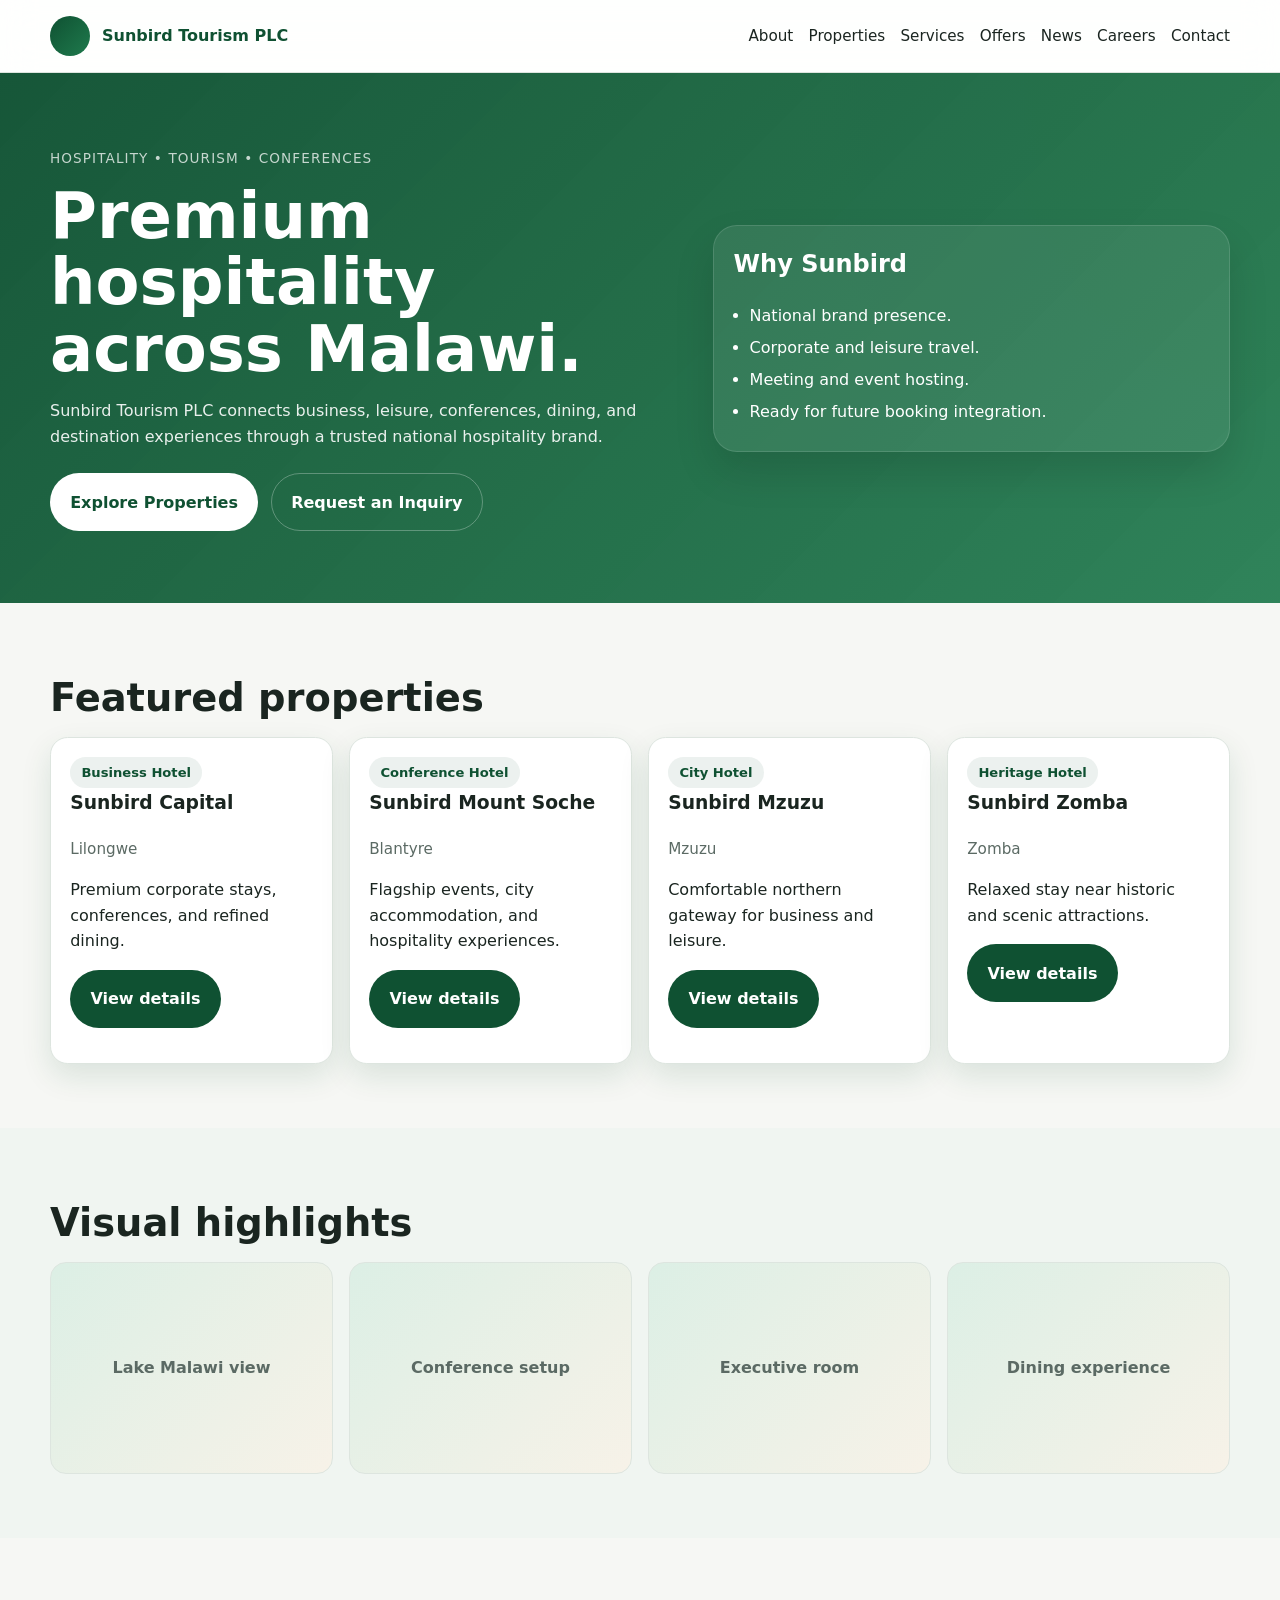
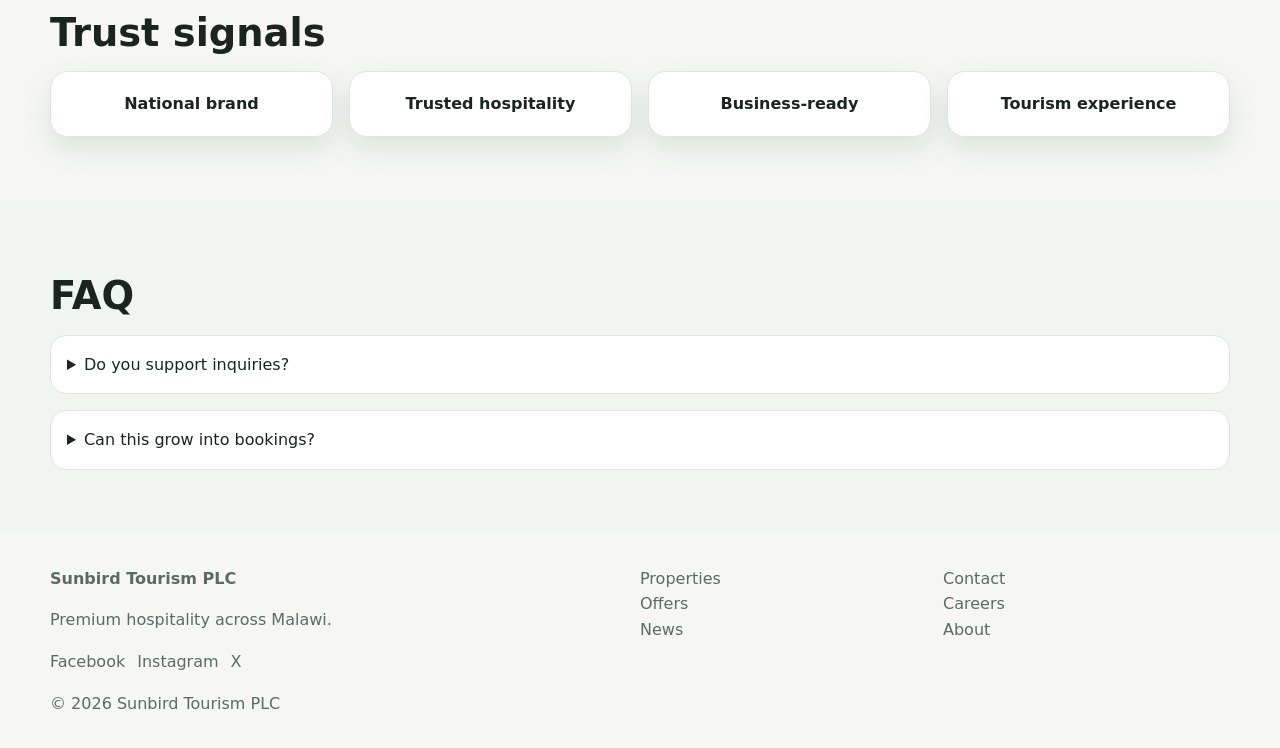
<file: index.html>
<!doctype html><html lang="en"><head><meta charset="utf-8"><meta name="viewport" content="width=device-width, initial-scale=1"><title>Sunbird Tourism PLC | Malawi Hospitality and Experiences</title><meta name="description" content="Sunbird Tourism PLC offers premium hotels, resorts, conferences, dining, and experiences across Malawi."><link rel="stylesheet" href="assets/css/styles.css"></head><body><a class="skip-link" href="#main">Skip to content</a><header class="site-header"><div class="container header-row"><a class="brand" href="index.html"><span class="brand-mark" aria-hidden="true"></span><span class="brand-text">Sunbird Tourism PLC</span></a><button class="menu-toggle" data-menu-toggle>Menu</button><nav class="nav" data-nav><a href="about.html">About</a><a href="properties.html">Properties</a><a href="services.html">Services</a><a href="offers.html">Offers</a><a href="news.html">News</a><a href="careers.html">Careers</a><a href="contact.html">Contact</a></nav></div></header><main id="main"><section class="hero"><div class="container hero-grid"><div><span class="eyebrow">Hospitality • Tourism • Conferences</span><h1>Premium hospitality across Malawi.</h1><p>Sunbird Tourism PLC connects business, leisure, conferences, dining, and destination experiences through a trusted national hospitality brand.</p><div class="actions"><a class="btn primary" href="properties.html">Explore Properties</a><a class="btn secondary" href="contact.html">Request an Inquiry</a></div></div><div class="panel"><h2>Why Sunbird</h2><ul class="list"><li>National brand presence.</li><li>Corporate and leisure travel.</li><li>Meeting and event hosting.</li><li>Ready for future booking integration.</li></ul></div></div></section><section class="section"><div class="container"><h2>Featured properties</h2><div class="grid cards" data-properties></div></div></section><section class="section alt"><div class="container"><h2>Visual highlights</h2><div class="gallery" data-gallery></div></div></section><section class="section"><div class="container"><h2>Trust signals</h2><div class="trust" data-trust></div></div></section><section class="section alt"><div class="container"><h2>FAQ</h2><div class="faq" data-faq></div></div></section></main><footer class="footer"><div class="container footer-grid"><div><strong>Sunbird Tourism PLC</strong><p>Premium hospitality across Malawi.</p><div class="socials"><a href="#">Facebook</a><a href="#">Instagram</a><a href="#">X</a></div></div><div><a href="properties.html">Properties</a><br><a href="offers.html">Offers</a><br><a href="news.html">News</a></div><div><a href="contact.html">Contact</a><br><a href="careers.html">Careers</a><br><a href="about.html">About</a></div></div><div class="container" style="padding-top:1rem">© <span data-year></span> Sunbird Tourism PLC</div></footer><script src="assets/js/main.js" defer></script></body></html>
</file>
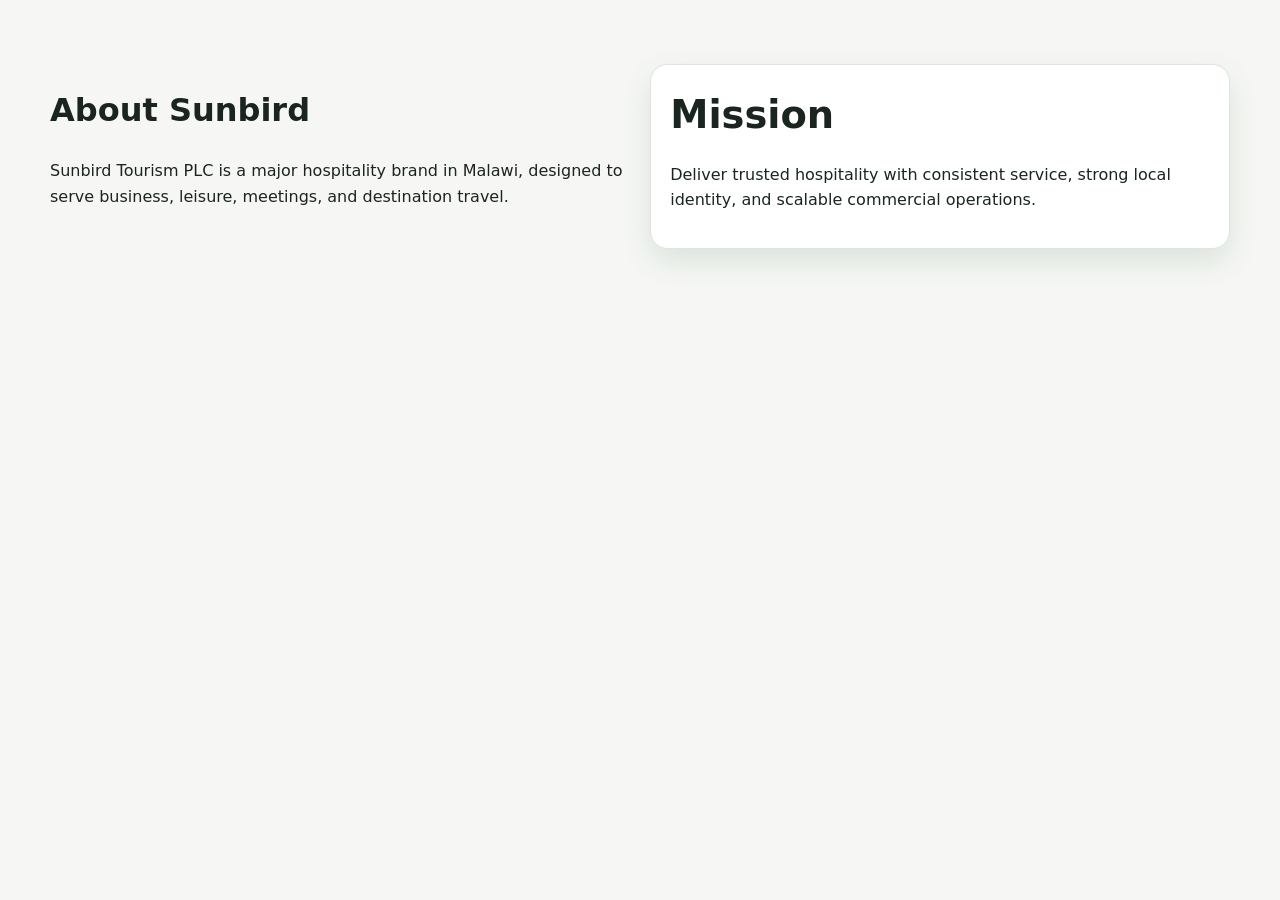
<file: about.html>
<!doctype html><html lang="en"><head><meta charset="utf-8"><meta name="viewport" content="width=device-width, initial-scale=1"><title>About Sunbird Tourism PLC</title><link rel="stylesheet" href="assets/css/styles.css"></head><body><main class="section"><div class="container split"><div><h1>About Sunbird</h1><p>Sunbird Tourism PLC is a major hospitality brand in Malawi, designed to serve business, leisure, meetings, and destination travel.</p></div><div class="card"><h2>Mission</h2><p>Deliver trusted hospitality with consistent service, strong local identity, and scalable commercial operations.</p></div></div></main><script src="assets/js/main.js" defer></script></body></html>
</file>
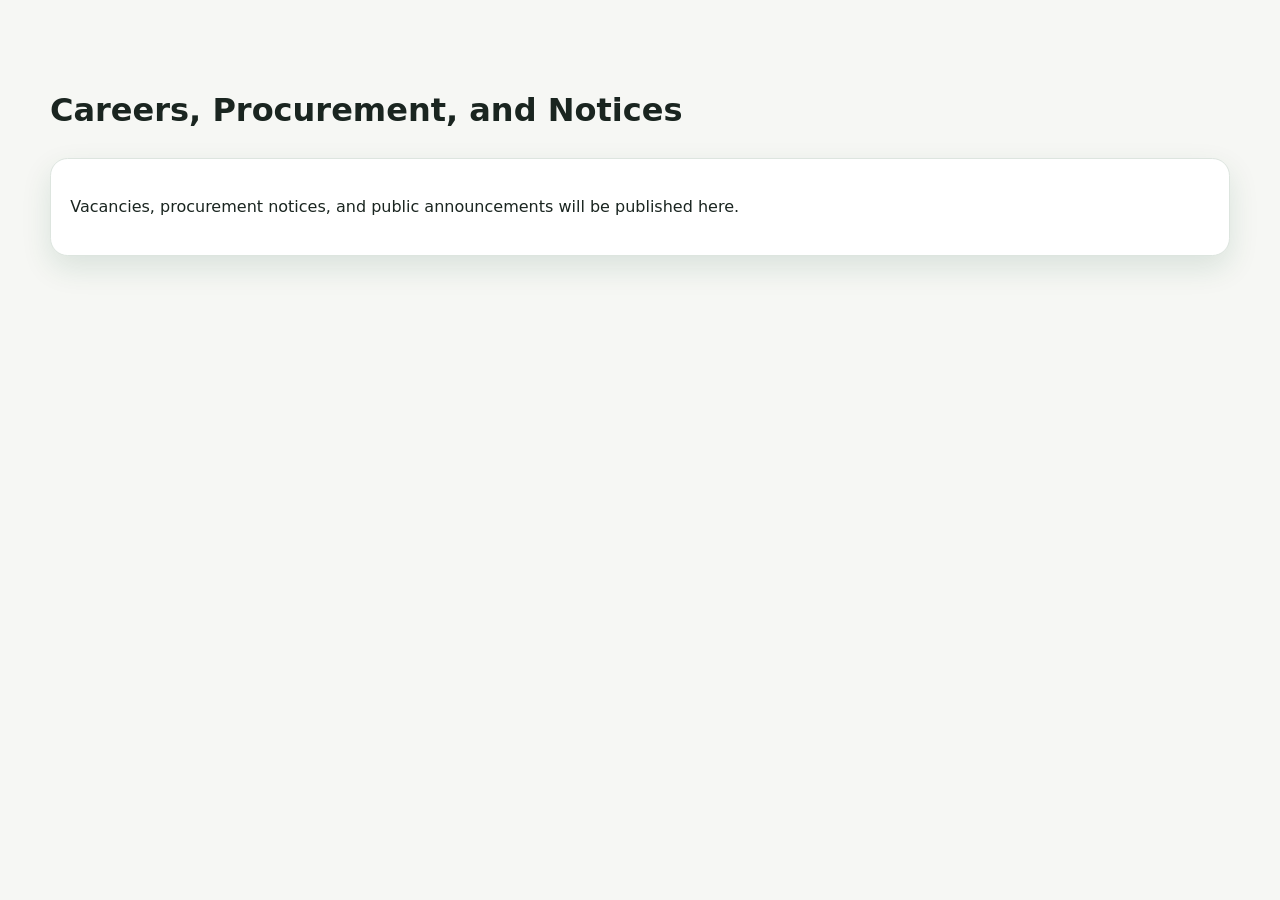
<file: careers.html>
<!doctype html><html lang="en"><head><meta charset="utf-8"><meta name="viewport" content="width=device-width, initial-scale=1"><title>Careers & Notices | Sunbird Tourism PLC</title><link rel="stylesheet" href="assets/css/styles.css"></head><body><main class="section"><div class="container"><h1>Careers, Procurement, and Notices</h1><div class="card"><p>Vacancies, procurement notices, and public announcements will be published here.</p></div></div></main><script src="assets/js/main.js" defer></script></body></html>
</file>
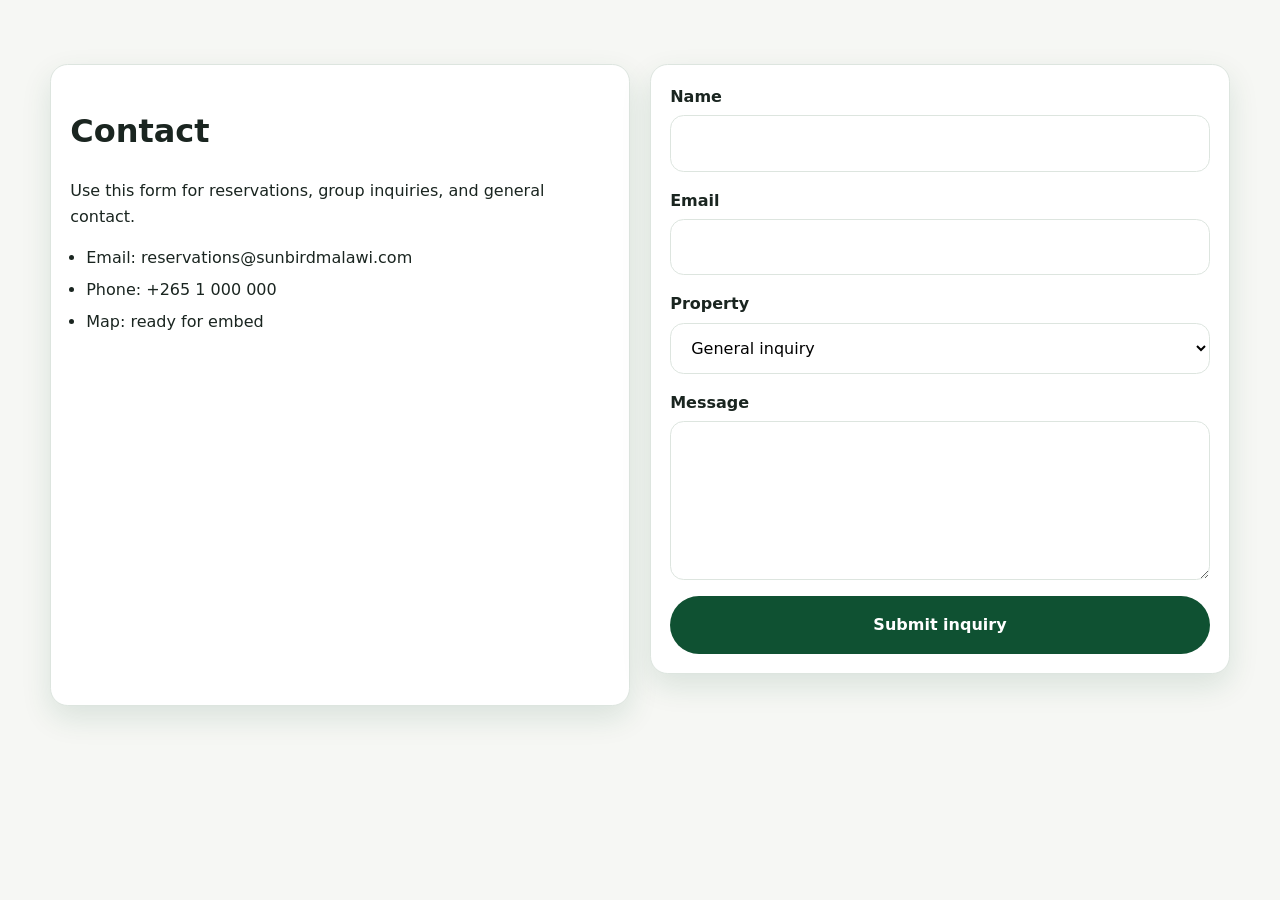
<file: contact.html>
<!doctype html><html lang="en"><head><meta charset="utf-8"><meta name="viewport" content="width=device-width, initial-scale=1"><title>Contact Sunbird Tourism PLC</title><link rel="stylesheet" href="assets/css/styles.css"></head><body><main class="section"><div class="container split"><div class="card"><h1>Contact</h1><p>Use this form for reservations, group inquiries, and general contact.</p><ul class="list"><li>Email: reservations@sunbirdmalawi.com</li><li>Phone: +265 1 000 000</li><li>Map: ready for embed</li></ul><iframe class="map" title="Map" src="about:blank"></iframe></div><form class="card form" data-form><div class="field"><label for="name">Name</label><input id="name" required></div><div class="field"><label for="email">Email</label><input id="email" type="email" required></div><div class="field"><label for="property">Property</label><select id="property"><option>General inquiry</option><option>Sunbird Capital</option><option>Sunbird Mount Soche</option></select></div><div class="field"><label for="message">Message</label><textarea id="message" rows="5" required></textarea></div><button class="btn dark" type="submit">Submit inquiry</button><div class="status" data-form-status></div></form></div></main><script src="assets/js/main.js" defer></script></body></html>
</file>
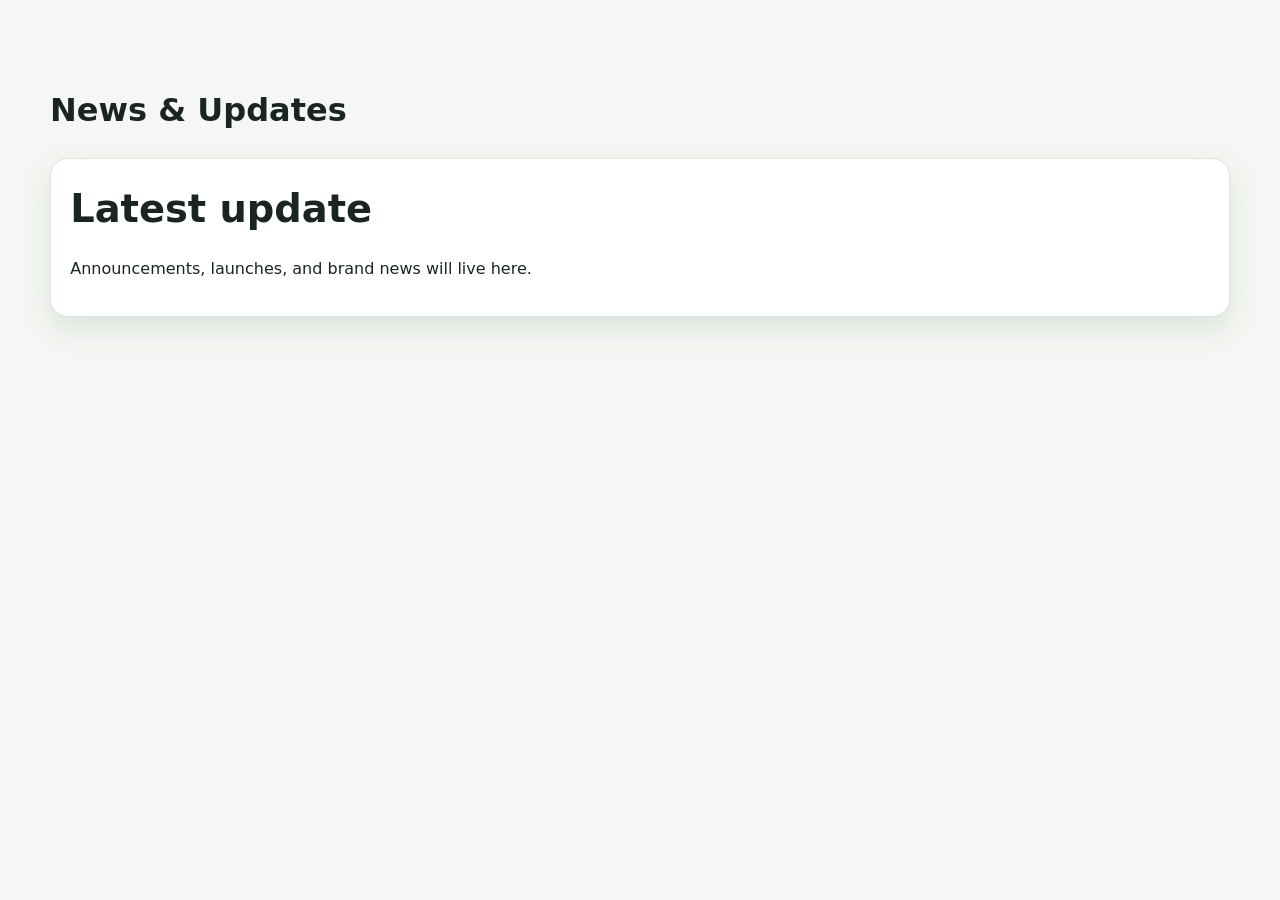
<file: news.html>
<!doctype html><html lang="en"><head><meta charset="utf-8"><meta name="viewport" content="width=device-width, initial-scale=1"><title>News & Updates | Sunbird Tourism PLC</title><link rel="stylesheet" href="assets/css/styles.css"></head><body><main class="section"><div class="container"><h1>News & Updates</h1><article class="card"><h2>Latest update</h2><p>Announcements, launches, and brand news will live here.</p></article></div></main><script src="assets/js/main.js" defer></script></body></html>
</file>
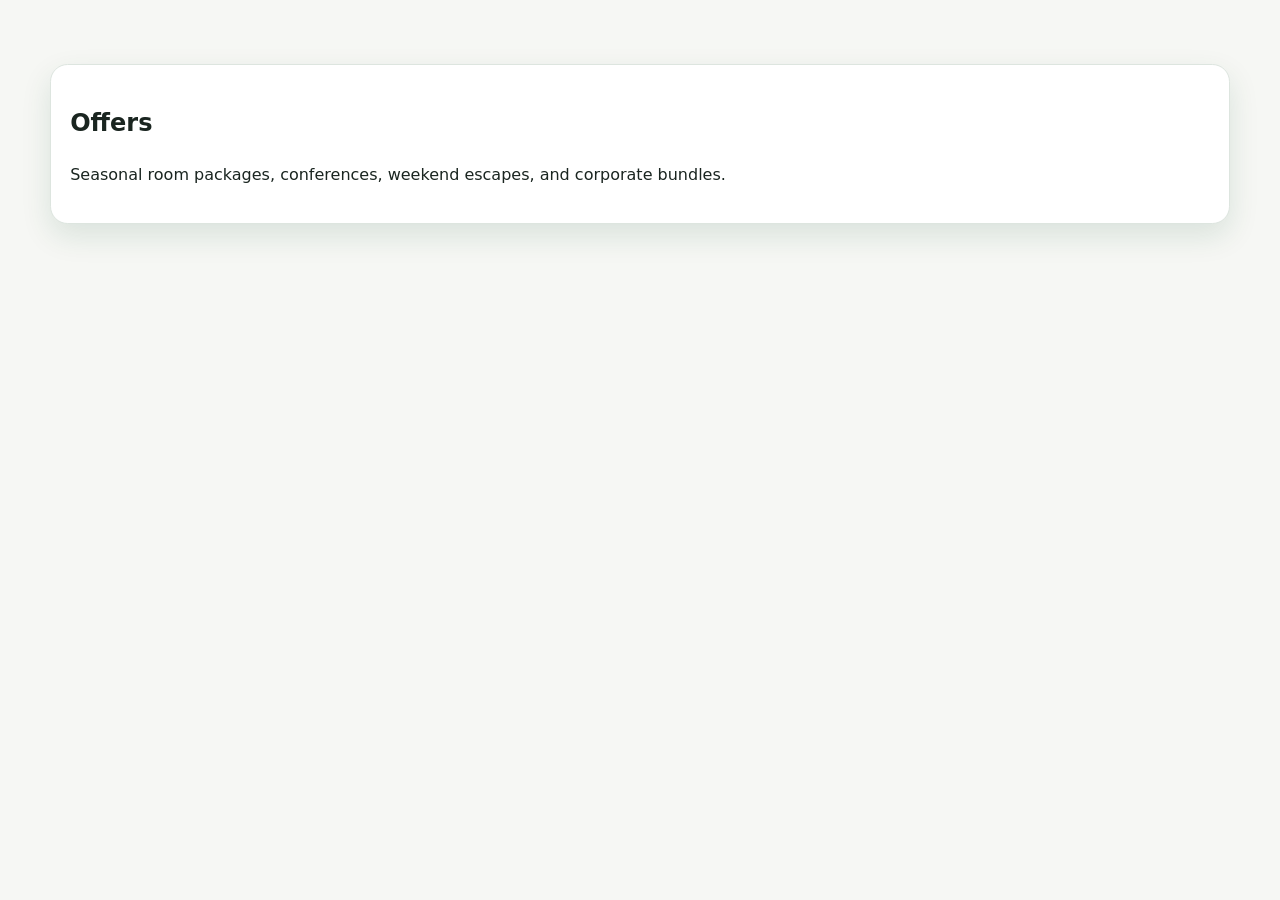
<file: offers.html>
<!doctype html><html lang="en"><head><meta charset="utf-8"><meta name="viewport" content="width=device-width, initial-scale=1"><title>Offers & Packages | Sunbird Tourism PLC</title><link rel="stylesheet" href="assets/css/styles.css"></head><body><main class="section"><div class="container cards grid"><article class="card"><h1>Offers</h1><p>Seasonal room packages, conferences, weekend escapes, and corporate bundles.</p></article></div></main><script src="assets/js/main.js" defer></script></body></html>
</file>
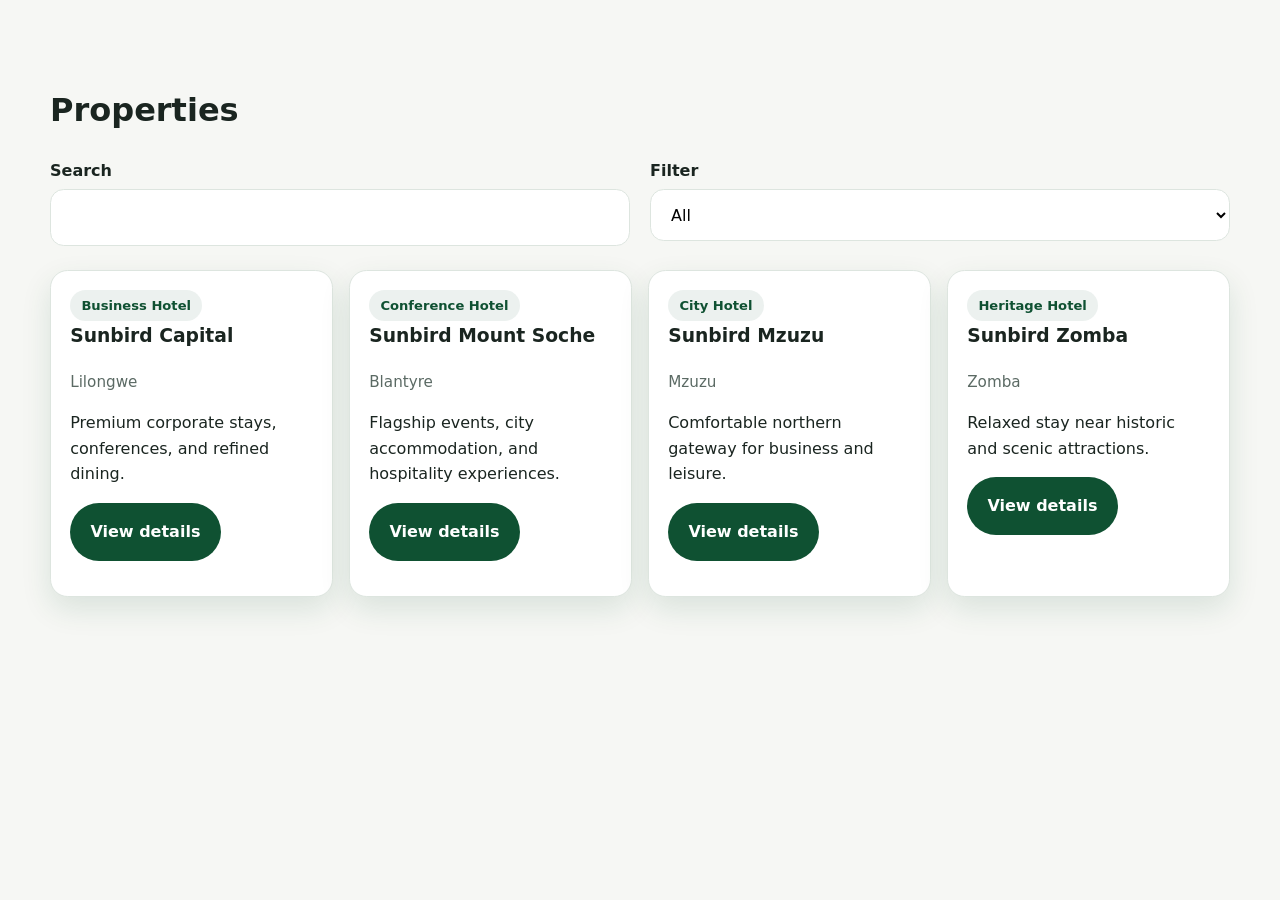
<file: properties.html>
<!doctype html><html lang="en"><head><meta charset="utf-8"><meta name="viewport" content="width=device-width, initial-scale=1"><title>Properties | Sunbird Tourism PLC</title><link rel="stylesheet" href="assets/css/styles.css"></head><body><main class="section"><div class="container"><h1>Properties</h1><div class="split"><div class="field"><label for="search">Search</label><input id="search" data-search></div><div class="field"><label for="filter">Filter</label><select id="filter" data-filter><option value="all">All</option><option value="hotel">Hotels</option><option value="lilongwe">Lilongwe</option><option value="blantyre">Blantyre</option></select></div></div><div class="grid cards" data-properties style="margin-top:1.5rem"></div></div></main><script src="assets/js/main.js" defer></script></body></html>
</file>
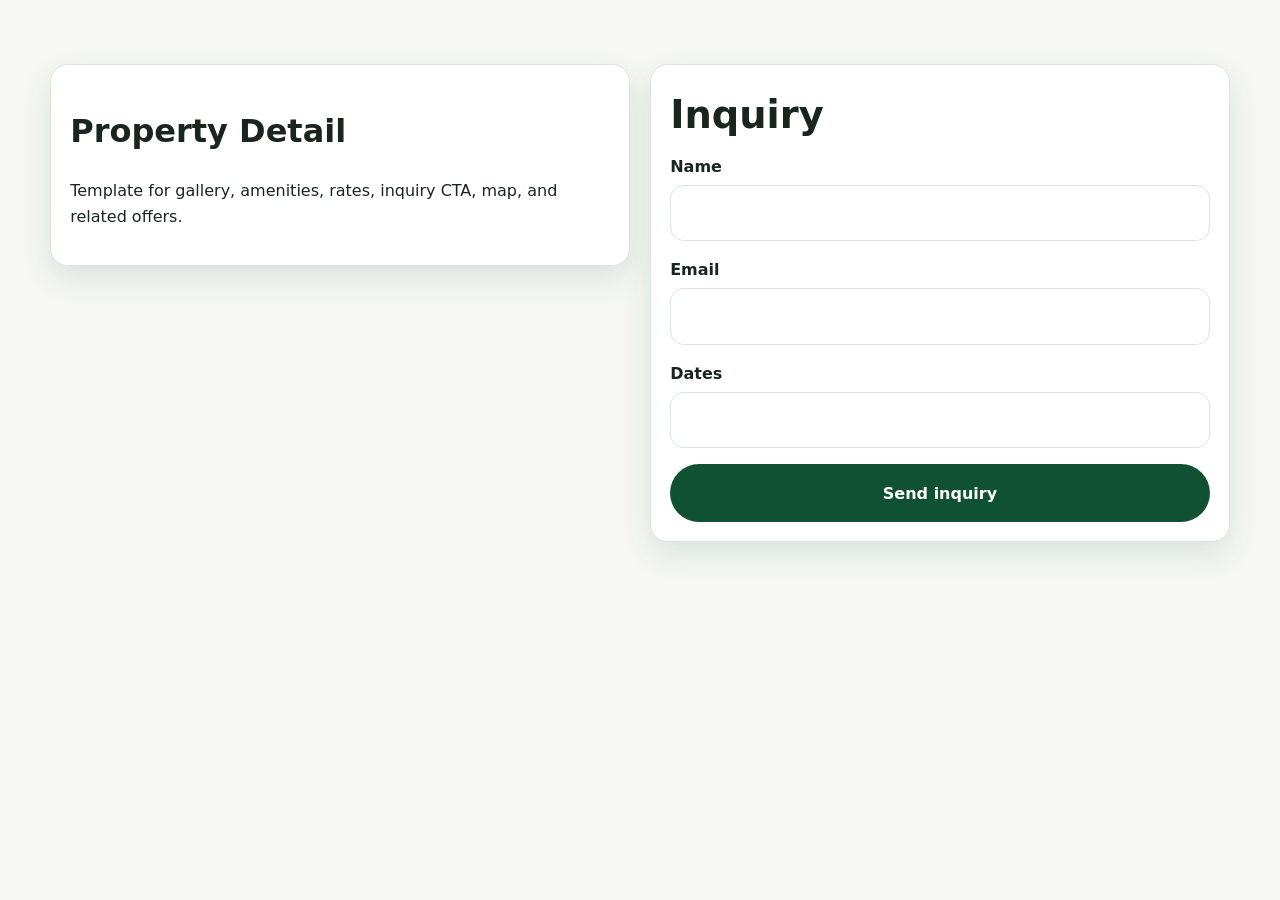
<file: property.html>
<!doctype html><html lang="en"><head><meta charset="utf-8"><meta name="viewport" content="width=device-width, initial-scale=1"><title>Property Detail | Sunbird Tourism PLC</title><link rel="stylesheet" href="assets/css/styles.css"></head><body><main class="section"><div class="container split"><div class="card"><h1>Property Detail</h1><p>Template for gallery, amenities, rates, inquiry CTA, map, and related offers.</p></div><aside class="card"><h2>Inquiry</h2><form class="form" data-form><div class="field"><label>Name</label><input required></div><div class="field"><label>Email</label><input type="email" required></div><div class="field"><label>Dates</label><input required></div><button class="btn dark" type="submit">Send inquiry</button><div class="status" data-form-status></div></form></aside></div></main><script src="assets/js/main.js" defer></script></body></html>
</file>
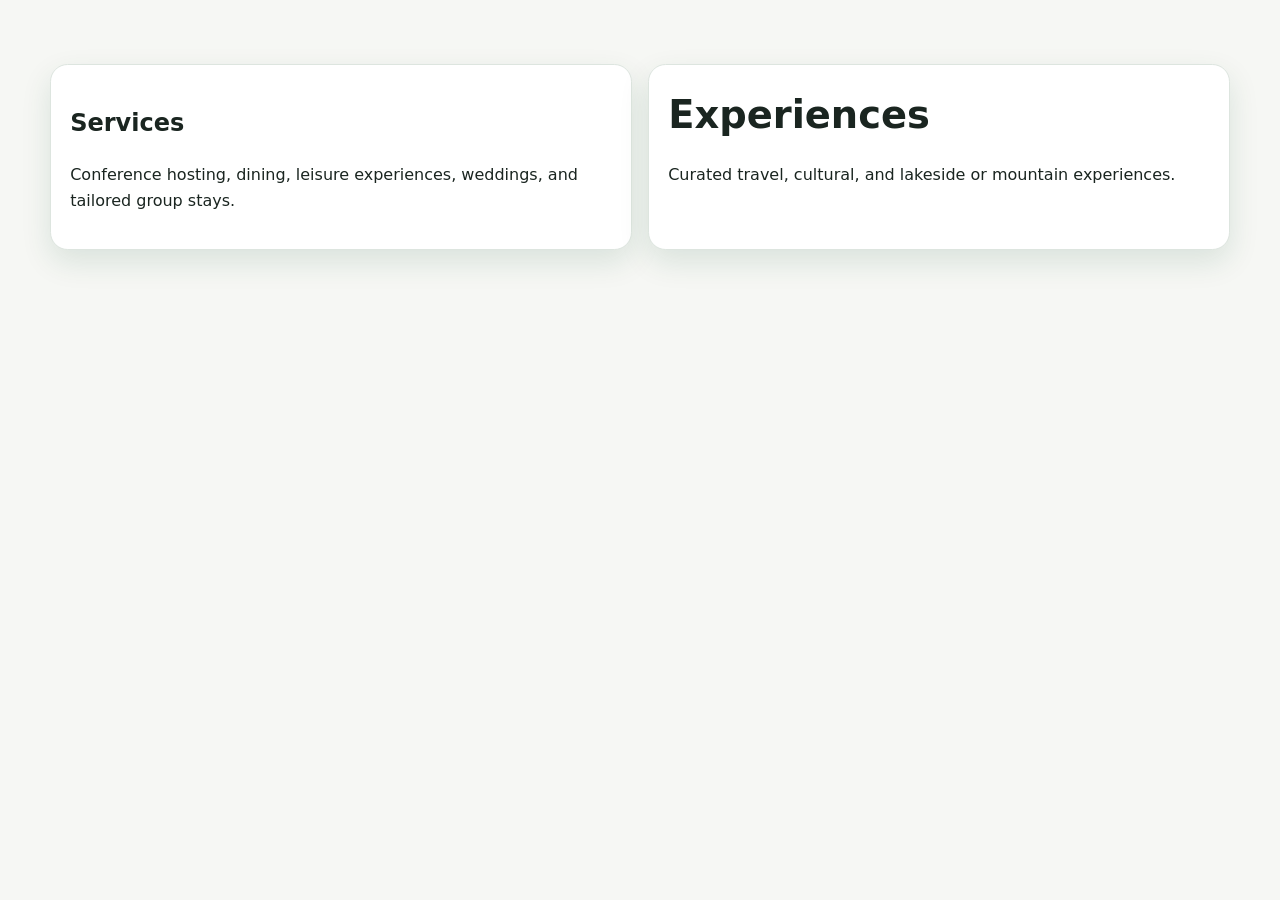
<file: services.html>
<!doctype html><html lang="en"><head><meta charset="utf-8"><meta name="viewport" content="width=device-width, initial-scale=1"><title>Services & Experiences | Sunbird Tourism PLC</title><link rel="stylesheet" href="assets/css/styles.css"></head><body><main class="section"><div class="container cards grid"><article class="card"><h1>Services</h1><p>Conference hosting, dining, leisure experiences, weddings, and tailored group stays.</p></article><article class="card"><h2>Experiences</h2><p>Curated travel, cultural, and lakeside or mountain experiences.</p></article></div></main><script src="assets/js/main.js" defer></script></body></html>
</file>
<file: assets/css/styles.css>
:root{--bg:#f6f7f4;--surface:#ffffff;--surface-2:#f0f5f1;--text:#1a2520;--muted:#5b6a64;--brand:#0f5132;--brand-2:#1f7a4d;--accent:#d6a64a;--line:#dde5df;--shadow:0 12px 30px rgba(15,81,50,.12);--radius:1.1rem;--radius-lg:1.5rem;--max:1180px}*{box-sizing:border-box}html{scroll-behavior:smooth}body{margin:0;font-family:Inter,system-ui,-apple-system,Segoe UI,Roboto,sans-serif;background:var(--bg);color:var(--text);line-height:1.6}img{max-width:100%;display:block}a{color:inherit}button,input,select,textarea{font:inherit}.container{width:min(var(--max),calc(100% - 2rem));margin-inline:auto}.skip-link{position:absolute;left:-999px;top:auto}.skip-link:focus{left:1rem;top:1rem;z-index:9999;background:#fff;padding:.75rem 1rem;border-radius:.75rem}.site-header{position:sticky;top:0;z-index:20;background:rgba(255,255,255,.9);backdrop-filter:blur(16px);border-bottom:1px solid var(--line)}.header-row{display:flex;align-items:center;justify-content:space-between;gap:1rem;padding:1rem 0}.brand{display:flex;align-items:center;gap:.75rem;text-decoration:none}.brand-mark{width:2.5rem;height:2.5rem;border-radius:50%;background:linear-gradient(135deg,var(--brand),var(--brand-2))}.brand-text{font-weight:800;color:var(--brand);line-height:1.1}.nav{display:flex;flex-wrap:wrap;gap:.95rem;align-items:center}.nav a{text-decoration:none;color:var(--text);font-size:.95rem}.nav a:hover,.nav a:focus{color:var(--brand)}.menu-toggle{display:none;border:1px solid var(--line);background:#fff;border-radius:.85rem;padding:.75rem .9rem}.hero{padding:4.5rem 0;background:linear-gradient(135deg,rgba(15,81,50,.97),rgba(31,122,77,.92)), radial-gradient(circle at top right, rgba(214,166,74,.18), transparent 35%);color:#fff}.hero-grid{display:grid;grid-template-columns:1.1fr .9fr;gap:2rem;align-items:center}.eyebrow{display:inline-flex;align-items:center;gap:.5rem;font-size:.85rem;letter-spacing:.08em;text-transform:uppercase;color:rgba(255,255,255,.75)}.hero h1{font-size:clamp(2.4rem,5vw,4.8rem);line-height:1.04;margin:.75rem 0 1rem;max-width:12ch}.hero p{max-width:62ch;color:rgba(255,255,255,.9);margin:0}.actions{display:flex;flex-wrap:wrap;gap:.8rem;margin-top:1.5rem}.btn{display:inline-flex;align-items:center;justify-content:center;padding:.95rem 1.2rem;border-radius:999px;text-decoration:none;font-weight:700;border:1px solid transparent;transition:.2s ease}.btn.primary{background:#fff;color:var(--brand)}.btn.secondary{border-color:rgba(255,255,255,.28);color:#fff}.btn.dark{background:var(--brand);color:#fff}.btn:hover{transform:translateY(-1px)}.panel{background:rgba(255,255,255,.08);border:1px solid rgba(255,255,255,.12);border-radius:var(--radius-lg);padding:1.2rem;box-shadow:0 20px 40px rgba(0,0,0,.12)}.panel h2,.panel h3{margin-top:0}.section{padding:4rem 0}.section.alt{background:var(--surface-2)}.section h2{margin:0 0 .5rem;font-size:clamp(1.6rem,3vw,2.4rem)}.section-lead{max-width:70ch;color:var(--muted);margin:0 0 1.5rem}.grid{display:grid;gap:1rem}.cards{grid-template-columns:repeat(auto-fit,minmax(240px,1fr))}.card{background:var(--surface);border:1px solid var(--line);border-radius:var(--radius);padding:1.2rem;box-shadow:var(--shadow)}.card h3{margin-top:0}.meta{color:var(--muted);font-size:.95rem}.pill{display:inline-flex;padding:.32rem .7rem;background:rgba(15,81,50,.08);color:var(--brand);border-radius:999px;font-size:.82rem;font-weight:700}.split{display:grid;grid-template-columns:1fr 1fr;gap:1.25rem;align-items:start}.list{padding-left:1rem;margin:1rem 0 0}.list li{margin:.4rem 0}.form{display:grid;gap:1rem}.field{display:grid;gap:.35rem}.field label{font-weight:700}.field input,.field textarea,.field select{border:1px solid var(--line);border-radius:.85rem;padding:.9rem 1rem;background:#fff}.field input:focus,.field textarea:focus,.field select:focus{outline:2px solid rgba(15,81,50,.2);border-color:var(--brand)}.error{color:#a11}.status{padding:.8rem 1rem;border-radius:.9rem;display:none}.status.success{background:#e9f8ef;color:#11613c}.status.error{background:#fdecec;color:#9b1c1c}.footer{padding:2rem 0;color:var(--muted)}.footer-grid{display:grid;grid-template-columns:2fr 1fr 1fr;gap:1rem}.footer a{text-decoration:none}.map{aspect-ratio:16/10;border:0;width:100%;border-radius:var(--radius)}@media (max-width: 900px){.hero-grid,.split,.footer-grid{grid-template-columns:1fr}}@media (max-width: 760px){.nav{display:none}.menu-toggle{display:inline-flex}.nav.open{display:flex;position:absolute;top:100%;left:1rem;right:1rem;flex-direction:column;align-items:flex-start;background:#fff;border:1px solid var(--line);padding:1rem;border-radius:1rem;box-shadow:var(--shadow)}.hero{padding:3.5rem 0}}
.gallery{display:grid;grid-template-columns:repeat(auto-fit,minmax(220px,1fr));gap:1rem}.thumb{aspect-ratio:4/3;border-radius:1rem;background:linear-gradient(135deg,#dcefe5,#f7f2e8);border:1px solid var(--line);display:grid;place-items:center;color:var(--muted);font-weight:700}.trust{display:grid;grid-template-columns:repeat(auto-fit,minmax(160px,1fr));gap:1rem}.trust .card{text-align:center}.faq{display:grid;gap:1rem}.faq details{background:#fff;border:1px solid var(--line);border-radius:1rem;padding:1rem}.socials{display:flex;gap:.75rem;flex-wrap:wrap}
</file>
